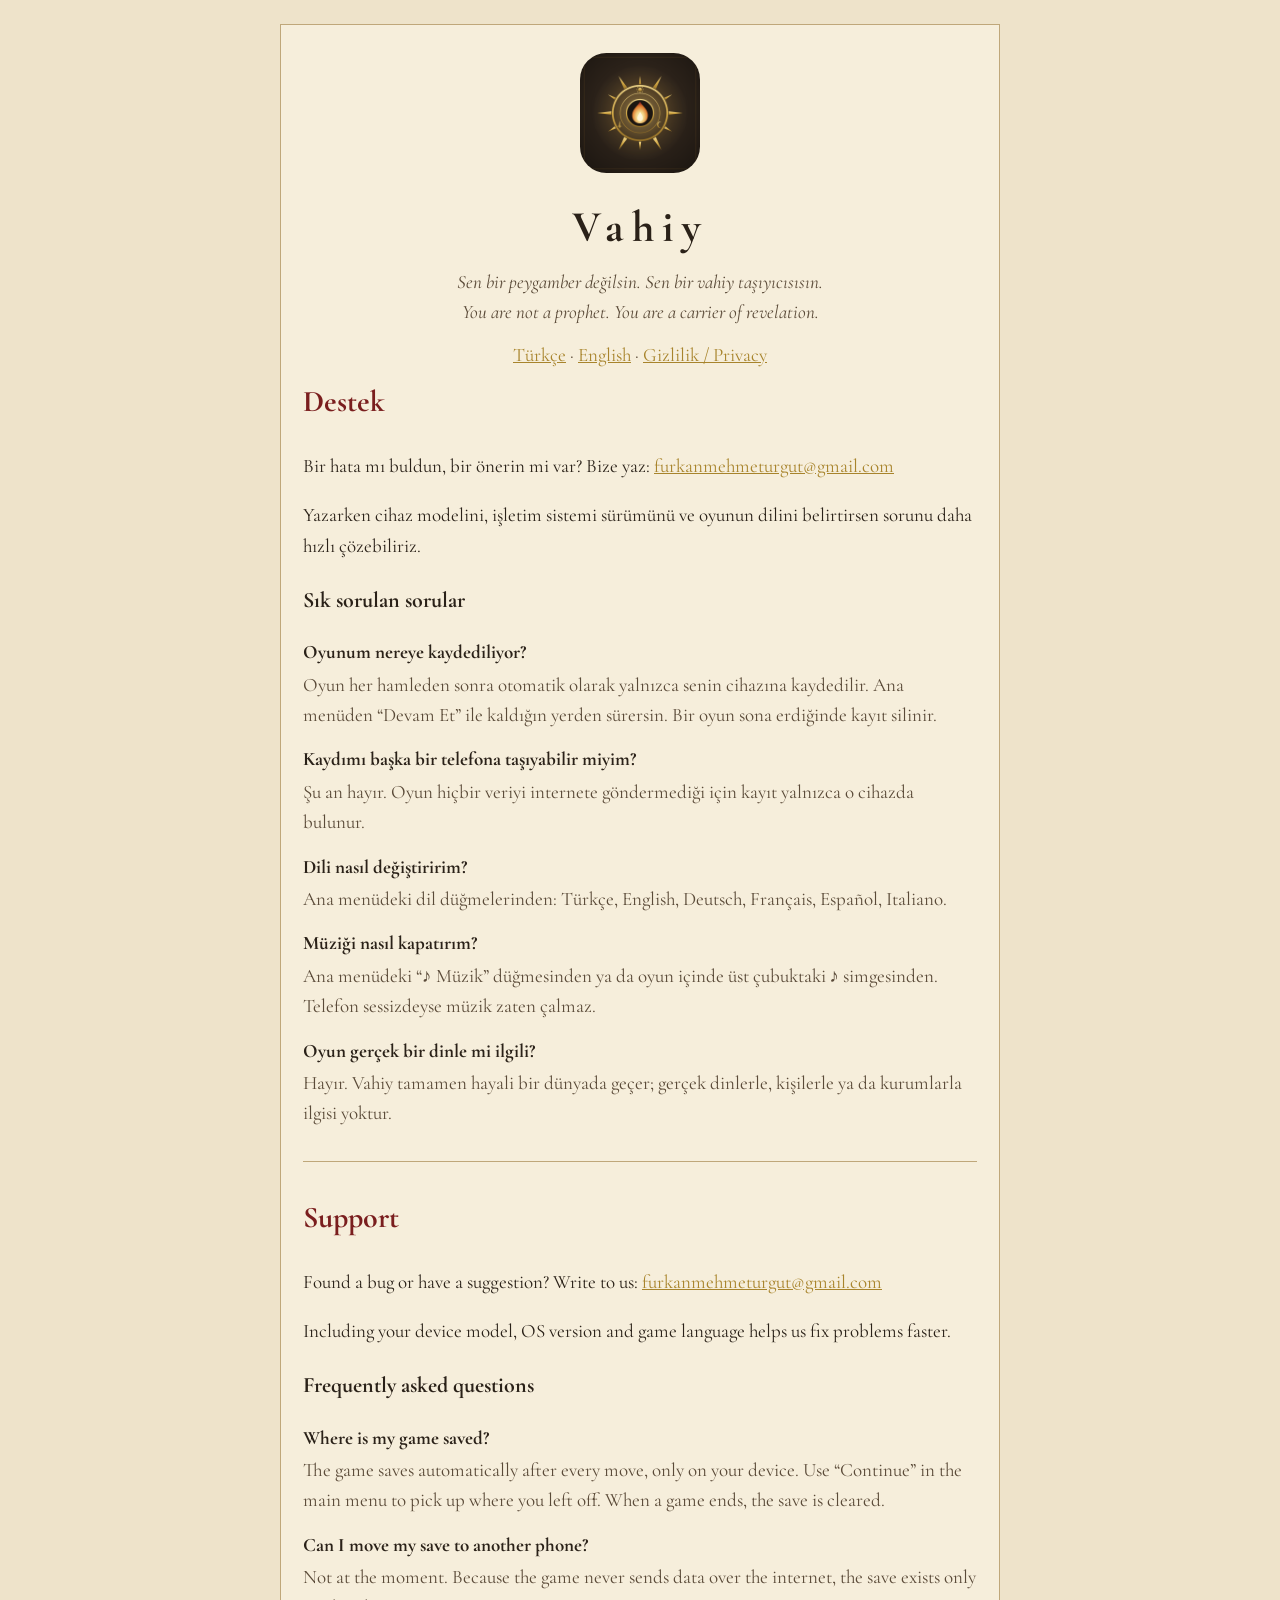
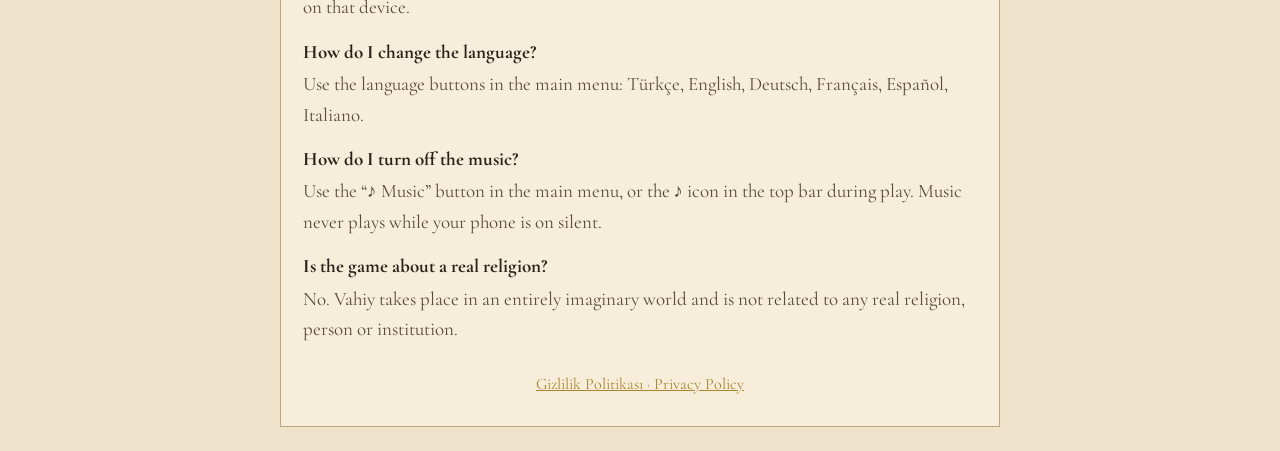
<file: index.html>
<!doctype html>
<html lang="tr">
<head>
<meta charset="utf-8">
<meta name="viewport" content="width=device-width, initial-scale=1">
<title>Vahiy — Destek / Support</title>
<meta name="description" content="Vahiy: İnancın Bedeli — karanlık ve şiirsel bir anlatı oyunu. / A dark, poetic narrative game.">
<link rel="icon" href="icon.png">
<link rel="stylesheet" href="style.css">
</head>
<body>
<main>
  <header>
    <img src="icon.png" alt="" width="120" height="120">
    <h1>Vahiy</h1>
    <p class="sub">Sen bir peygamber değilsin. Sen bir vahiy taşıyıcısısın.<br><em lang="en">You are not a prophet. You are a carrier of revelation.</em></p>
    <nav><a href="#tr">Türkçe</a> · <a href="#en">English</a> · <a href="privacy.html">Gizlilik / Privacy</a></nav>
  </header>

  <section id="tr">
    <h2>Destek</h2>
    <p>Bir hata mı buldun, bir önerin mi var? Bize yaz: <a href="mailto:furkanmehmeturgut@gmail.com">furkanmehmeturgut@gmail.com</a></p>
    <p>Yazarken cihaz modelini, işletim sistemi sürümünü ve oyunun dilini belirtirsen sorunu daha hızlı çözebiliriz.</p>

    <h3>Sık sorulan sorular</h3>
    <dl>
      <dt>Oyunum nereye kaydediliyor?</dt>
      <dd>Oyun her hamleden sonra otomatik olarak yalnızca senin cihazına kaydedilir. Ana menüden “Devam Et” ile kaldığın yerden sürersin. Bir oyun sona erdiğinde kayıt silinir.</dd>
      <dt>Kaydımı başka bir telefona taşıyabilir miyim?</dt>
      <dd>Şu an hayır. Oyun hiçbir veriyi internete göndermediği için kayıt yalnızca o cihazda bulunur.</dd>
      <dt>Dili nasıl değiştiririm?</dt>
      <dd>Ana menüdeki dil düğmelerinden: Türkçe, English, Deutsch, Français, Español, Italiano.</dd>
      <dt>Müziği nasıl kapatırım?</dt>
      <dd>Ana menüdeki “♪ Müzik” düğmesinden ya da oyun içinde üst çubuktaki ♪ simgesinden. Telefon sessizdeyse müzik zaten çalmaz.</dd>
      <dt>Oyun gerçek bir dinle mi ilgili?</dt>
      <dd>Hayır. Vahiy tamamen hayali bir dünyada geçer; gerçek dinlerle, kişilerle ya da kurumlarla ilgisi yoktur.</dd>
    </dl>
  </section>

  <hr>

  <section id="en" lang="en">
    <h2>Support</h2>
    <p>Found a bug or have a suggestion? Write to us: <a href="mailto:furkanmehmeturgut@gmail.com">furkanmehmeturgut@gmail.com</a></p>
    <p>Including your device model, OS version and game language helps us fix problems faster.</p>

    <h3>Frequently asked questions</h3>
    <dl>
      <dt>Where is my game saved?</dt>
      <dd>The game saves automatically after every move, only on your device. Use “Continue” in the main menu to pick up where you left off. When a game ends, the save is cleared.</dd>
      <dt>Can I move my save to another phone?</dt>
      <dd>Not at the moment. Because the game never sends data over the internet, the save exists only on that device.</dd>
      <dt>How do I change the language?</dt>
      <dd>Use the language buttons in the main menu: Türkçe, English, Deutsch, Français, Español, Italiano.</dd>
      <dt>How do I turn off the music?</dt>
      <dd>Use the “♪ Music” button in the main menu, or the ♪ icon in the top bar during play. Music never plays while your phone is on silent.</dd>
      <dt>Is the game about a real religion?</dt>
      <dd>No. Vahiy takes place in an entirely imaginary world and is not related to any real religion, person or institution.</dd>
    </dl>
  </section>

  <footer><a href="privacy.html">Gizlilik Politikası · Privacy Policy</a></footer>
</main>
</body>
</html>
</file>
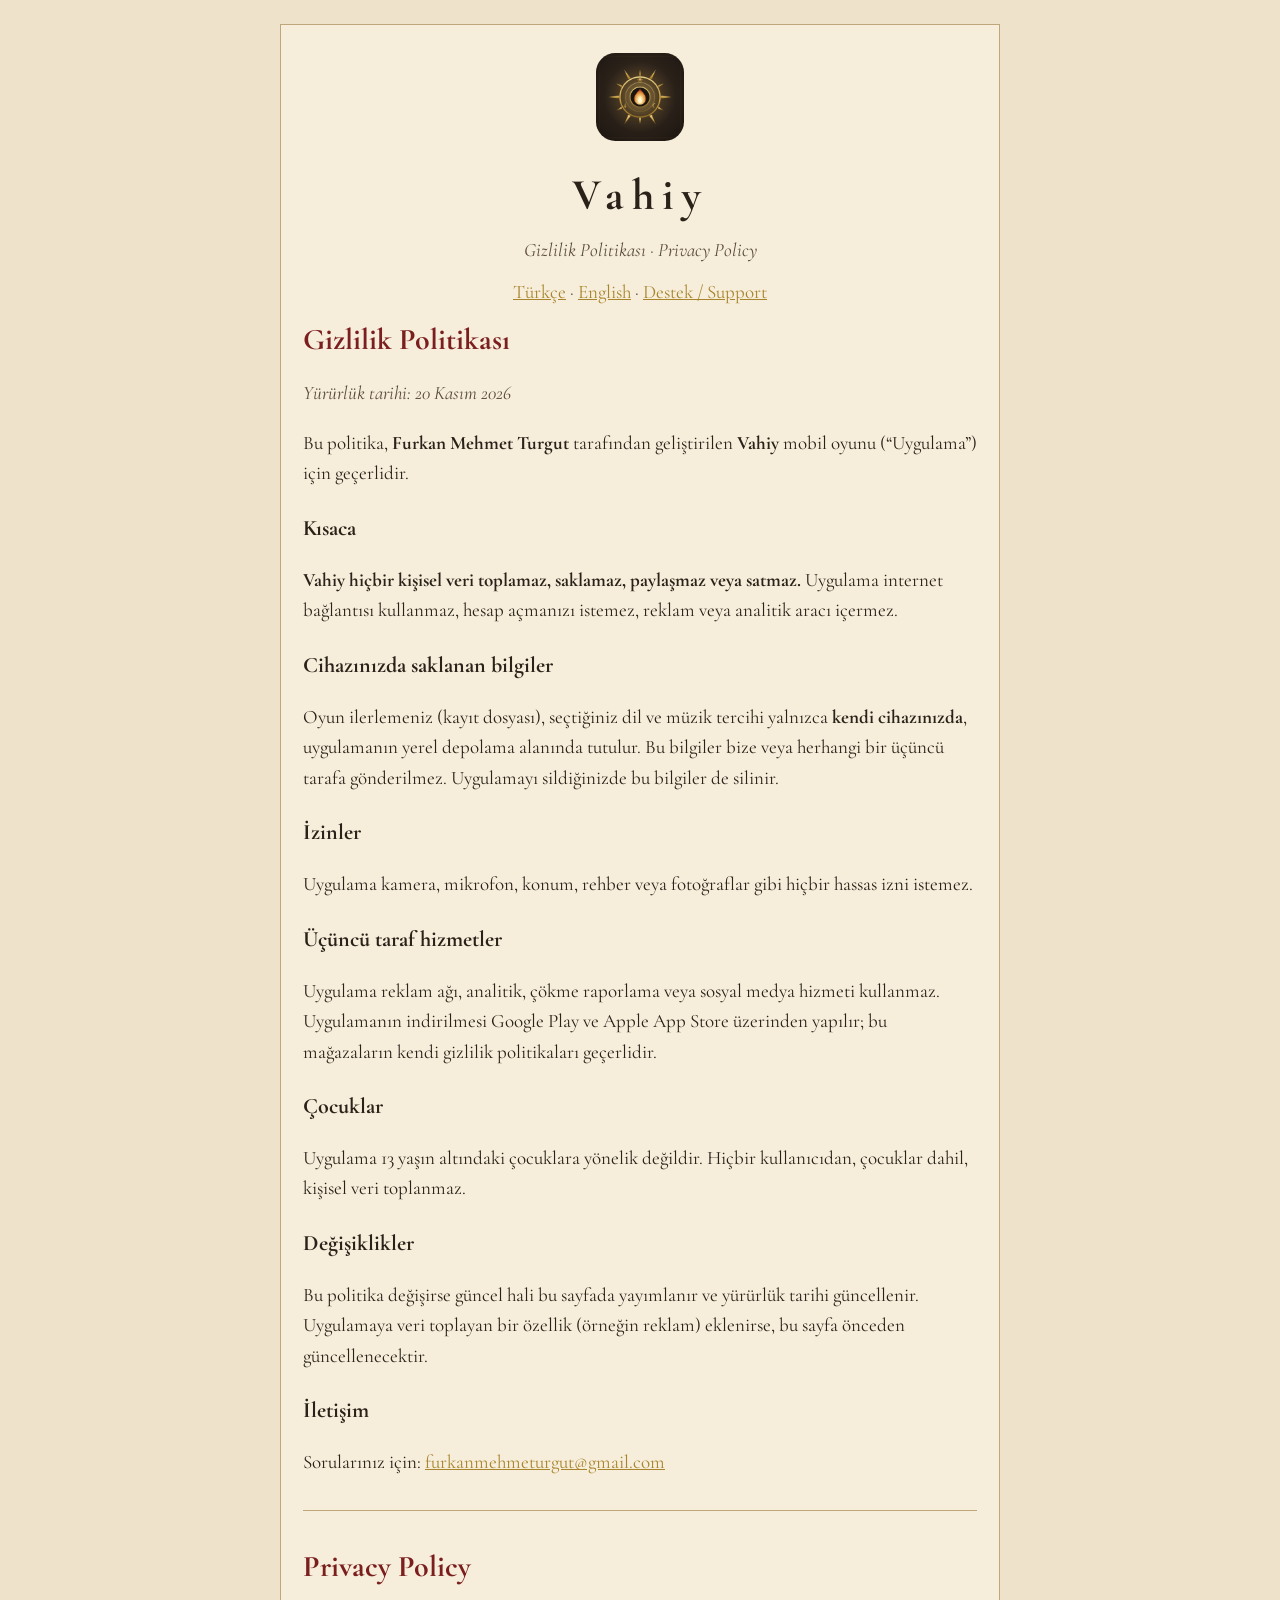
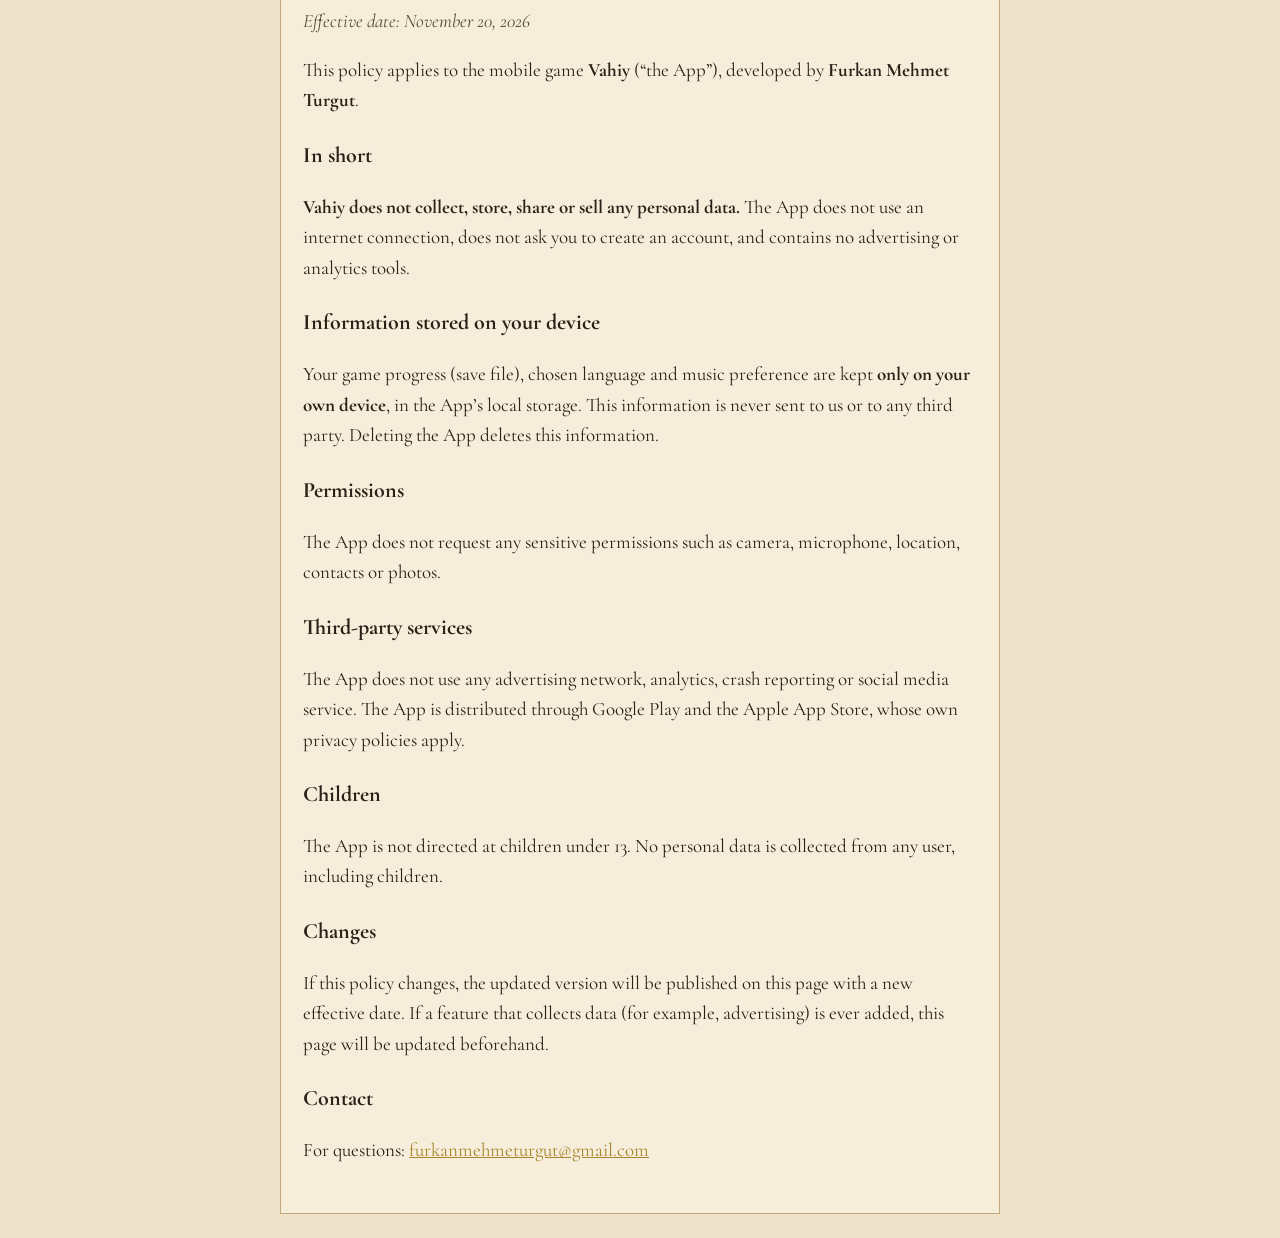
<file: privacy.html>
<!doctype html>
<html lang="tr">
<head>
<meta charset="utf-8">
<meta name="viewport" content="width=device-width, initial-scale=1">
<title>Vahiy — Gizlilik Politikası / Privacy Policy</title>
<link rel="icon" href="icon.png">
<link rel="stylesheet" href="style.css">
</head>
<body>
<main>
  <header>
    <img src="icon.png" alt="" width="88" height="88">
    <h1>Vahiy</h1>
    <p class="sub">Gizlilik Politikası · Privacy Policy</p>
    <nav><a href="#tr">Türkçe</a> · <a href="#en">English</a> · <a href="index.html">Destek / Support</a></nav>
  </header>

  <section id="tr">
    <h2>Gizlilik Politikası</h2>
    <p class="date">Yürürlük tarihi: 20 Kasım 2026</p>

    <p>Bu politika, <strong>Furkan Mehmet Turgut</strong> tarafından geliştirilen <strong>Vahiy</strong> mobil oyunu (“Uygulama”) için geçerlidir.</p>

    <h3>Kısaca</h3>
    <p><strong>Vahiy hiçbir kişisel veri toplamaz, saklamaz, paylaşmaz veya satmaz.</strong> Uygulama internet bağlantısı kullanmaz, hesap açmanızı istemez, reklam veya analitik aracı içermez.</p>

    <h3>Cihazınızda saklanan bilgiler</h3>
    <p>Oyun ilerlemeniz (kayıt dosyası), seçtiğiniz dil ve müzik tercihi yalnızca <strong>kendi cihazınızda</strong>, uygulamanın yerel depolama alanında tutulur. Bu bilgiler bize veya herhangi bir üçüncü tarafa gönderilmez. Uygulamayı sildiğinizde bu bilgiler de silinir.</p>

    <h3>İzinler</h3>
    <p>Uygulama kamera, mikrofon, konum, rehber veya fotoğraflar gibi hiçbir hassas izni istemez.</p>

    <h3>Üçüncü taraf hizmetler</h3>
    <p>Uygulama reklam ağı, analitik, çökme raporlama veya sosyal medya hizmeti kullanmaz. Uygulamanın indirilmesi Google Play ve Apple App Store üzerinden yapılır; bu mağazaların kendi gizlilik politikaları geçerlidir.</p>

    <h3>Çocuklar</h3>
    <p>Uygulama 13 yaşın altındaki çocuklara yönelik değildir. Hiçbir kullanıcıdan, çocuklar dahil, kişisel veri toplanmaz.</p>

    <h3>Değişiklikler</h3>
    <p>Bu politika değişirse güncel hali bu sayfada yayımlanır ve yürürlük tarihi güncellenir. Uygulamaya veri toplayan bir özellik (örneğin reklam) eklenirse, bu sayfa önceden güncellenecektir.</p>

    <h3>İletişim</h3>
    <p>Sorularınız için: <a href="mailto:furkanmehmeturgut@gmail.com">furkanmehmeturgut@gmail.com</a></p>
  </section>

  <hr>

  <section id="en" lang="en">
    <h2>Privacy Policy</h2>
    <p class="date">Effective date: November 20, 2026</p>

    <p>This policy applies to the mobile game <strong>Vahiy</strong> (“the App”), developed by <strong>Furkan Mehmet Turgut</strong>.</p>

    <h3>In short</h3>
    <p><strong>Vahiy does not collect, store, share or sell any personal data.</strong> The App does not use an internet connection, does not ask you to create an account, and contains no advertising or analytics tools.</p>

    <h3>Information stored on your device</h3>
    <p>Your game progress (save file), chosen language and music preference are kept <strong>only on your own device</strong>, in the App’s local storage. This information is never sent to us or to any third party. Deleting the App deletes this information.</p>

    <h3>Permissions</h3>
    <p>The App does not request any sensitive permissions such as camera, microphone, location, contacts or photos.</p>

    <h3>Third-party services</h3>
    <p>The App does not use any advertising network, analytics, crash reporting or social media service. The App is distributed through Google Play and the Apple App Store, whose own privacy policies apply.</p>

    <h3>Children</h3>
    <p>The App is not directed at children under 13. No personal data is collected from any user, including children.</p>

    <h3>Changes</h3>
    <p>If this policy changes, the updated version will be published on this page with a new effective date. If a feature that collects data (for example, advertising) is ever added, this page will be updated beforehand.</p>

    <h3>Contact</h3>
    <p>For questions: <a href="mailto:furkanmehmeturgut@gmail.com">furkanmehmeturgut@gmail.com</a></p>
  </section>
</main>
</body>
</html>
</file>
<file: style.css>
@import url('https://fonts.googleapis.com/css2?family=Cormorant+Garamond:ital,wght@0,400;0,600;0,700;1,400&display=swap');

:root {
  --bg: #eee3ca;
  --paper: #f6eedb;
  --ink: #2a2118;
  --soft: #5a4a38;
  --gold: #a8842c;
  --crimson: #7a1e1e;
  --rule: #bfa77a;
}
@media (prefers-color-scheme: dark) {
  :root {
    --bg: #1c1611;
    --paper: #2a2119;
    --ink: #eee3ca;
    --soft: #c9b896;
    --gold: #d4a945;
    --crimson: #e08a6a;
    --rule: #5a4a32;
  }
}
* { box-sizing: border-box; }
body {
  margin: 0;
  background: var(--bg);
  color: var(--ink);
  font: 19px/1.6 'Cormorant Garamond', Georgia, serif;
}
main {
  max-width: 720px;
  margin: 24px auto;
  padding: 28px 22px;
  background: var(--paper);
  border: 1px solid var(--rule);
}
header { text-align: center; }
header img { border-radius: 22%; }
h1 { font-size: 44px; letter-spacing: 8px; margin: 10px 0 4px; }
h2 { color: var(--crimson); font-size: 30px; margin-top: 8px; }
h3 { font-size: 22px; margin: 22px 0 4px; }
.sub { color: var(--soft); font-style: italic; margin: 0 0 12px; }
.date { color: var(--soft); font-style: italic; margin-top: -10px; }
nav, footer { text-align: center; color: var(--soft); }
a { color: var(--gold); }
hr { border: 0; border-top: 1px solid var(--rule); margin: 32px 0; }
dt { font-weight: 700; margin-top: 14px; }
dd { margin: 2px 0 0; color: var(--soft); }
footer { margin-top: 28px; font-size: 16px; }
@media (max-width: 480px) {
  main { margin: 0; border: 0; padding: 22px 16px; }
  h1 { font-size: 36px; }
}
</file>
